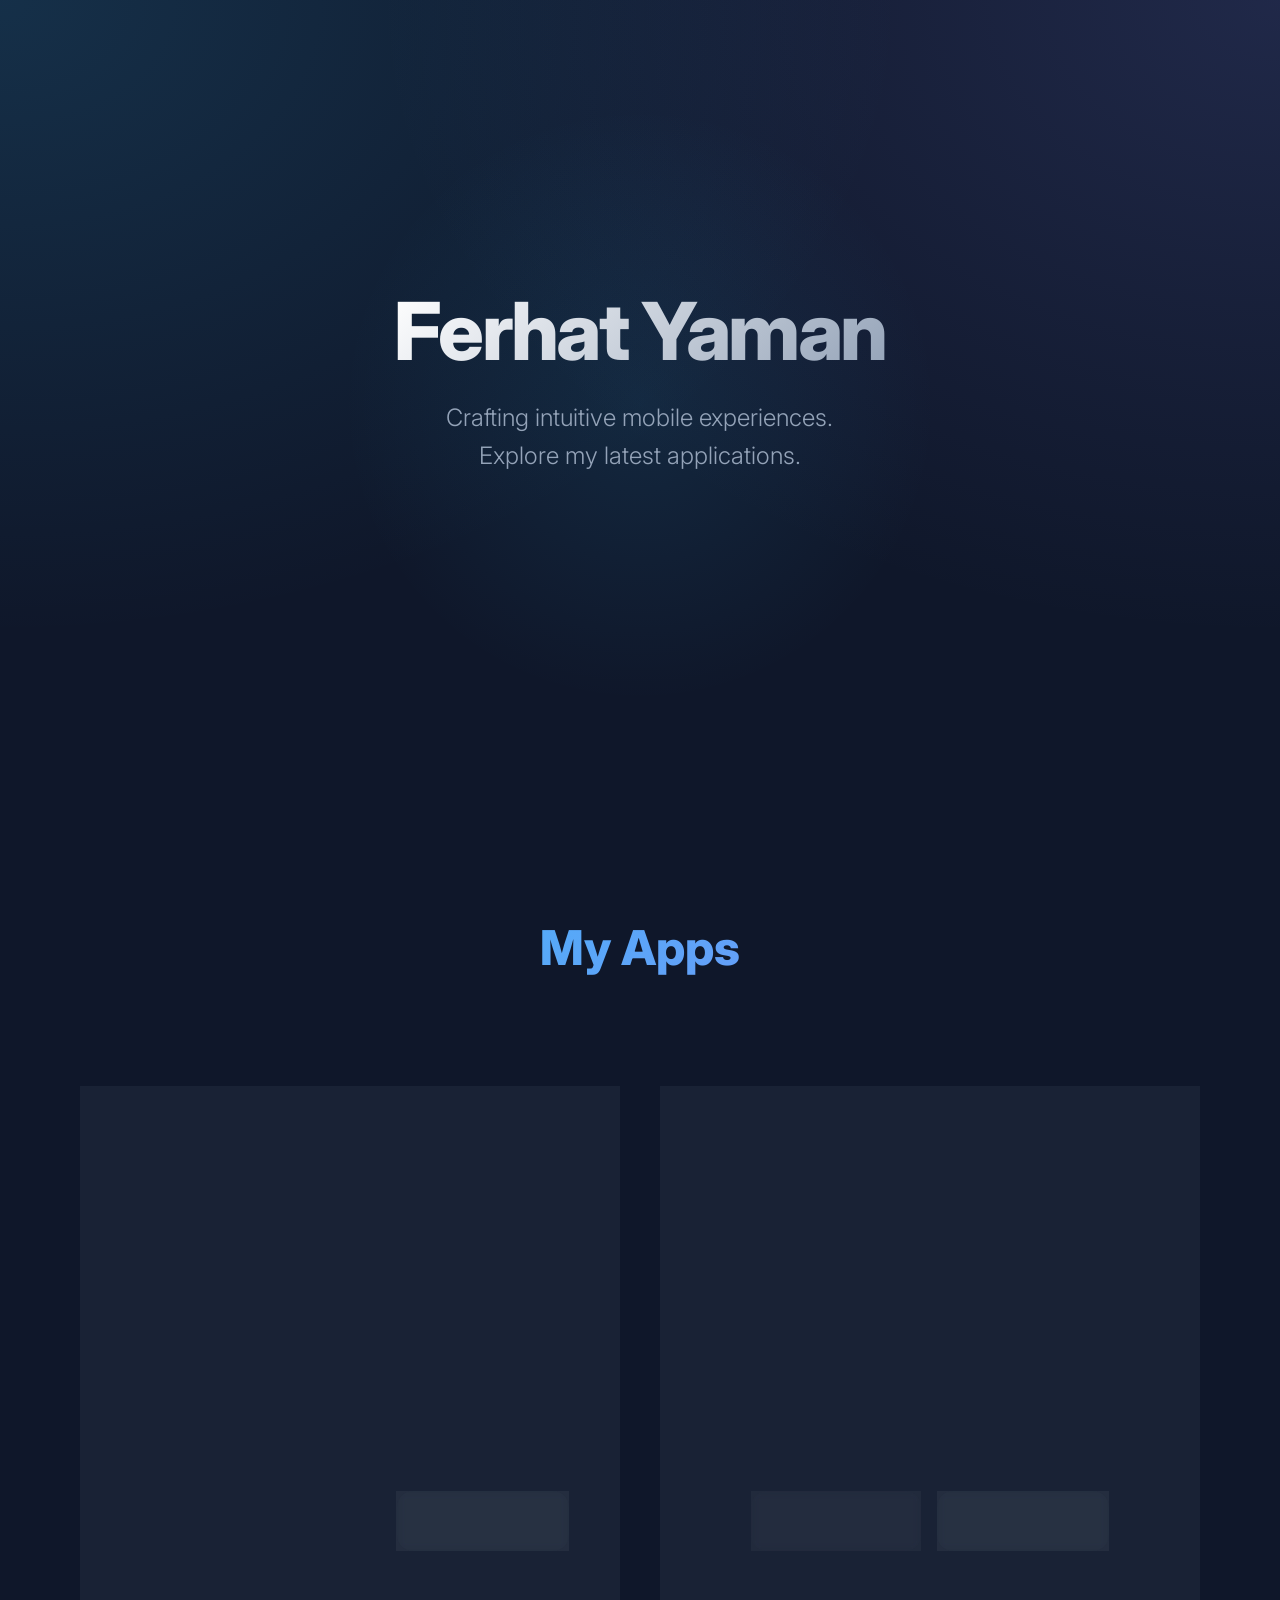
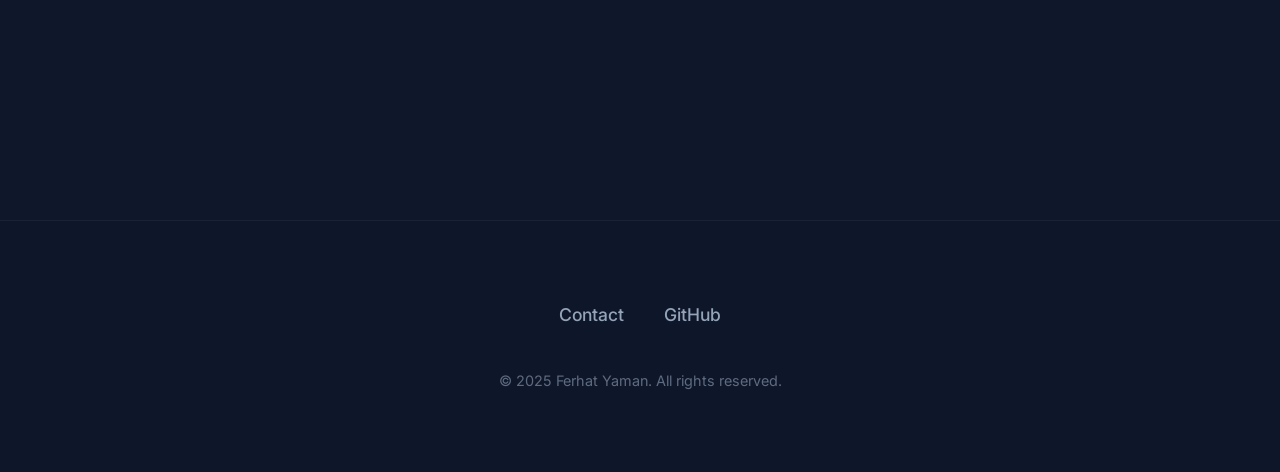
<file: index.html>
<!DOCTYPE html>
<html lang="en">

<head>
	<meta charset="UTF-8">
	<meta name="viewport" content="width=device-width, initial-scale=1.0">
	<title>Ferhat Yaman - Mobile Apps</title>
	<meta name="description"
		content="Portfolio of Ferhat Yaman, featuring mobile applications MindExts and Match Crixo.">
	<link href="https://fonts.googleapis.com/css2?family=Inter:wght@300;400;600;700;800&display=swap" rel="stylesheet">
	<!-- Favicon -->
	<link rel="shortcut icon" href="favicon.ico">
	<style>
		:root {
			--bg-color: #0f172a;
			--card-bg: rgba(30, 41, 59, 0.7);
			--text-primary: #f8fafc;
			--text-secondary: #94a3b8;
			--accent-color: #38bdf8;
			--accent-hover: #0ea5e9;
			--gradient-start: #38bdf8;
			--gradient-end: #818cf8;
			--font-family: 'Inter', -apple-system, BlinkMacSystemFont, sans-serif;
		}

		* {
			margin: 0;
			padding: 0;
			box-sizing: border-box;
		}

		body {
			font-family: var(--font-family);
			background-color: var(--bg-color);
			color: var(--text-primary);
			line-height: 1.6;
			-webkit-font-smoothing: antialiased;
			overflow-x: hidden;
			background-image:
				radial-gradient(at 0% 0%, rgba(56, 189, 248, 0.15) 0px, transparent 50%),
				radial-gradient(at 100% 0%, rgba(129, 140, 248, 0.15) 0px, transparent 50%);
			background-attachment: fixed;
		}

		a {
			text-decoration: none;
			color: inherit;
			transition: all 0.3s ease;
		}

		/* Layout */
		.container {
			max-width: 1200px;
			margin: 0 auto;
			padding: 0 20px;
			position: relative;
			z-index: 1;
		}

		/* Hero Section */
		.hero {
			min-height: 90vh;
			display: flex;
			flex-direction: column;
			justify-content: center;
			align-items: center;
			text-align: center;
			padding: 100px 20px;
			position: relative;
		}

		.hero::before {
			content: '';
			position: absolute;
			top: 50%;
			left: 50%;
			transform: translate(-50%, -50%);
			width: 600px;
			height: 600px;
			background: radial-gradient(circle, rgba(56, 189, 248, 0.1) 0%, transparent 70%);
			pointer-events: none;
			z-index: 0;
		}

		.hero h1 {
			font-size: 5rem;
			font-weight: 800;
			margin-bottom: 24px;
			background: linear-gradient(135deg, #fff 0%, #94a3b8 100%);
			-webkit-background-clip: text;
			-webkit-text-fill-color: transparent;
			letter-spacing: -0.03em;
			line-height: 1.1;
		}

		.hero p {
			font-size: 1.5rem;
			color: var(--text-secondary);
			max-width: 600px;
			margin-bottom: 48px;
			font-weight: 300;
		}

		/* Apps Grid */
		.apps-section {
			padding: 100px 0;
			position: relative;
		}

		.section-title {
			text-align: center;
			font-size: 3rem;
			margin-bottom: 80px;
			font-weight: 800;
			background: linear-gradient(135deg, var(--gradient-start), var(--gradient-end));
			-webkit-background-clip: text;
			-webkit-text-fill-color: transparent;
		}

		.apps-grid {
			display: grid;
			grid-template-columns: repeat(auto-fit, minmax(340px, 1fr));
			gap: 40px;
			padding: 20px;
		}

		.app-card {
			background: var(--card-bg);
			backdrop-filter: blur(12px);
			-webkit-backdrop-filter: blur(12px);
			border-radius: 32px;
			padding: 48px;
			transition: all 0.4s cubic-bezier(0.4, 0, 0.2, 1);
			border: 1px solid rgba(255, 255, 255, 0.05);
			display: flex;
			flex-direction: column;
			align-items: center;
			text-align: center;
			position: relative;
			overflow: hidden;
		}

		.app-card::before {
			content: '';
			position: absolute;
			top: 0;
			left: 0;
			right: 0;
			height: 200px;
			background: linear-gradient(180deg, rgba(255, 255, 255, 0.03) 0%, transparent 100%);
			pointer-events: none;
		}

		.app-card:hover {
			transform: translateY(-12px) scale(1.02);
			box-shadow: 0 24px 48px -12px rgba(0, 0, 0, 0.5);
			border-color: rgba(56, 189, 248, 0.2);
		}

		.app-icon {
			width: 140px;
			height: 140px;
			border-radius: 32px;
			margin-bottom: 32px;
			object-fit: cover;
			box-shadow: 0 20px 40px -12px rgba(0, 0, 0, 0.4);
			transition: transform 0.4s ease;
			display: flex;
			align-items: center;
			justify-content: center;
			font-size: 3rem;
			font-weight: 800;
			color: white;
			text-shadow: 0 2px 10px rgba(0, 0, 0, 0.2);
		}

		.app-card:hover .app-icon {
			transform: scale(1.05) rotate(-3deg);
		}

		.app-title {
			font-size: 2rem;
			font-weight: 700;
			margin-bottom: 16px;
			color: #fff;
		}

		.app-desc {
			color: var(--text-secondary);
			margin-bottom: 32px;
			flex-grow: 1;
			font-size: 1.1rem;
			line-height: 1.6;
		}

		.app-links {
			display: flex;
			gap: 16px;
			flex-wrap: wrap;
			justify-content: center;
			width: 100%;
		}

		.btn {
			padding: 16px 32px;
			border-radius: 16px;
			font-weight: 600;
			font-size: 1rem;
			transition: all 0.3s ease;
			display: inline-flex;
			align-items: center;
			justify-content: center;
			cursor: pointer;
		}

		.btn-primary {
			background: linear-gradient(135deg, var(--gradient-start), var(--gradient-end));
			color: white;
			box-shadow: 0 8px 20px -8px rgba(56, 189, 248, 0.5);
			border: 1px solid rgba(255, 255, 255, 0.1);
		}

		.btn-primary:hover {
			transform: translateY(-2px);
			box-shadow: 0 12px 24px -8px rgba(56, 189, 248, 0.6);
			filter: brightness(1.1);
		}

		.btn-secondary {
			background: rgba(255, 255, 255, 0.05);
			color: var(--text-primary);
			border: 1px solid rgba(255, 255, 255, 0.05);
			backdrop-filter: blur(4px);
		}

		.btn-secondary:hover {
			background: rgba(255, 255, 255, 0.1);
			border-color: rgba(255, 255, 255, 0.1);
			transform: translateY(-2px);
		}

		/* Footer */
		.site-footer {
			padding: 80px 0;
			text-align: center;
			border-top: 1px solid rgba(255, 255, 255, 0.05);
			margin-top: 100px;
			background: rgba(15, 23, 42, 0.5);
		}

		.footer-links {
			display: flex;
			justify-content: center;
			gap: 40px;
			margin-bottom: 40px;
		}

		.footer-links a {
			color: var(--text-secondary);
			font-weight: 500;
			font-size: 1.1rem;
		}

		.footer-links a:hover {
			color: var(--accent-color);
		}

		.copyright {
			color: var(--text-secondary);
			font-size: 0.9rem;
			opacity: 0.6;
		}

		/* Responsive */
		@media (max-width: 768px) {
			.hero h1 {
				font-size: 3rem;
			}

			.hero p {
				font-size: 1.2rem;
			}

			.section-title {
				font-size: 2.5rem;
			}

			.app-card {
				padding: 32px;
			}
		}
	</style>
</head>

<body>

	<!-- Hero Section -->
	<section class="hero">
		<div class="container">
			<h1>Ferhat Yaman</h1>
			<p>Crafting intuitive mobile experiences. <br>Explore my latest applications.</p>
		</div>
	</section>

	<!-- Apps Section -->
	<section class="apps-section">
		<div class="container">
			<h2 class="section-title">My Apps</h2>

			<div class="apps-grid">
				<!-- MindExts Card -->
				<div class="app-card">
					<img src="images/mindexts.png" alt="MindExts Logo" class="app-icon">
					<h3 class="app-title">MindExts</h3>
					<p class="app-desc">Expand your mind with our innovative extension tools. Designed to enhance
						productivity and focus with a seamless user experience.</p>
					<div class="app-links">
						<a href="https://apps.apple.com/us/app/mindexts/id6755360338" class="btn btn-primary"
							target="_blank">Download on App Store</a>
						<a href="PrivacyPolicy.html" class="btn btn-secondary">Privacy Policy</a>
					</div>
				</div>

				<!-- Match Crixo Card -->
				<div class="app-card">
					<div class="app-icon" style="background: linear-gradient(135deg, #f43f5e, #fb923c);">
						C
					</div>
					<h3 class="app-title">Match Crixo</h3>
					<p class="app-desc">A vibrant new take on shape matching puzzles. Challenge your brain with
						colorful, addictive gameplay and endless levels.</p>
					<div class="app-links">
						<span class="btn btn-secondary" style="cursor: default; opacity: 0.7;">Coming Soon</span>
						<a href="matchcrixo/PrivacyPolicy/index.html" class="btn btn-secondary">Privacy Policy</a>
					</div>
				</div>
			</div>
		</div>
	</section>

	<!-- Footer -->
	<footer class="site-footer">
		<div class="container">
			<div class="footer-links">
				<a href="mailto:ferhat.yyaman@gmail.com">Contact</a>
				<a href="https://github.com/ferhatyyaman">GitHub</a>
			</div>
			<p class="copyright">&copy; 2025 Ferhat Yaman. All rights reserved.</p>
		</div>
	</footer>

</body>

</html>
</file>
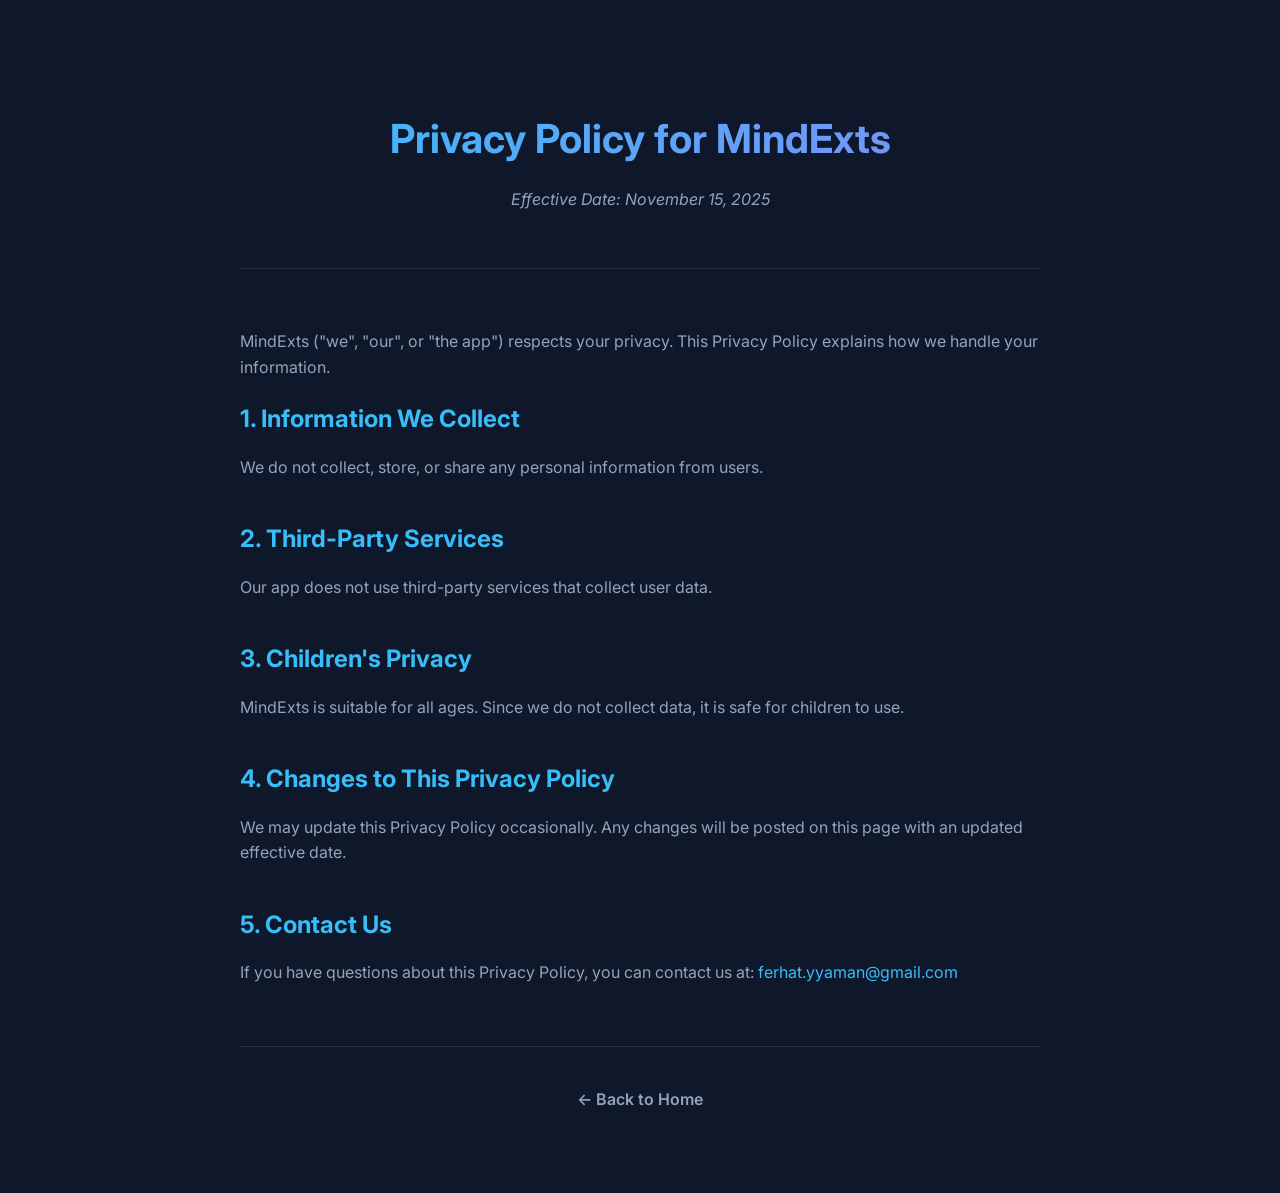
<file: PrivacyPolicy/index.html>
<!DOCTYPE html>
<html lang="en">

<head>
    <meta charset="UTF-8">
    <meta name="viewport" content="width=device-width, initial-scale=1.0">
    <title>Privacy Policy - MindExts</title>
    <link href="https://fonts.googleapis.com/css2?family=Inter:wght@300;400;600;700&display=swap" rel="stylesheet">
    <style>
        :root {
            --bg-color: #0f172a;
            --card-bg: #1e293b;
            --text-primary: #f8fafc;
            --text-secondary: #94a3b8;
            --accent-color: #38bdf8;
            --font-family: 'Inter', -apple-system, BlinkMacSystemFont, sans-serif;
        }

        body {
            font-family: var(--font-family);
            background-color: var(--bg-color);
            color: var(--text-primary);
            line-height: 1.6;
            margin: 0;
            padding: 0;
        }

        a {
            text-decoration: none;
            color: inherit;
            transition: color 0.3s;
        }

        .privacy-container {
            max-width: 800px;
            margin: 0 auto;
            padding: 80px 20px;
        }

        .privacy-header {
            text-align: center;
            margin-bottom: 60px;
            padding-bottom: 40px;
            border-bottom: 1px solid rgba(255, 255, 255, 0.1);
        }

        .privacy-header h1 {
            font-size: 2.5rem;
            margin-bottom: 16px;
            background: linear-gradient(135deg, #38bdf8, #818cf8);
            -webkit-background-clip: text;
            -webkit-text-fill-color: transparent;
        }

        .effective-date {
            color: var(--text-secondary);
            font-style: italic;
        }

        .privacy-content section {
            margin-bottom: 40px;
        }

        .privacy-content h2 {
            font-size: 1.5rem;
            margin-bottom: 16px;
            color: var(--accent-color);
        }

        .privacy-content p {
            color: var(--text-secondary);
            margin-bottom: 16px;
        }

        .privacy-content a {
            color: var(--accent-color);
        }

        .privacy-footer {
            margin-top: 60px;
            padding-top: 40px;
            border-top: 1px solid rgba(255, 255, 255, 0.1);
            text-align: center;
        }

        .back-link {
            color: var(--text-secondary);
            font-weight: 600;
        }

        .back-link:hover {
            color: var(--accent-color);
        }
    </style>
</head>

<body>
    <div class="privacy-container">
        <header class="privacy-header">
            <h1>Privacy Policy for MindExts</h1>
            <p class="effective-date">Effective Date: November 15, 2025</p>
        </header>

        <main class="privacy-content">
            <p>MindExts ("we", "our", or "the app") respects your privacy. This Privacy Policy explains how we handle
                your information.</p>

            <section>
                <h2>1. Information We Collect</h2>
                <p>We do not collect, store, or share any personal information from users.</p>
            </section>

            <section>
                <h2>2. Third-Party Services</h2>
                <p>Our app does not use third-party services that collect user data.</p>
            </section>

            <section>
                <h2>3. Children's Privacy</h2>
                <p>MindExts is suitable for all ages. Since we do not collect data, it is safe for children to use.</p>
            </section>

            <section>
                <h2>4. Changes to This Privacy Policy</h2>
                <p>We may update this Privacy Policy occasionally. Any changes will be posted on this page with an
                    updated effective date.</p>
            </section>

            <section class="contact-section">
                <h2>5. Contact Us</h2>
                <p>If you have questions about this Privacy Policy, you can contact us at: <a
                        href="mailto:ferhat.yyaman@gmail.com">ferhat.yyaman@gmail.com</a></p>
            </section>
        </main>

        <footer class="privacy-footer">
            <a href="../index.html" class="back-link">← Back to Home</a>
        </footer>
    </div>
</body>

</html>
</file>
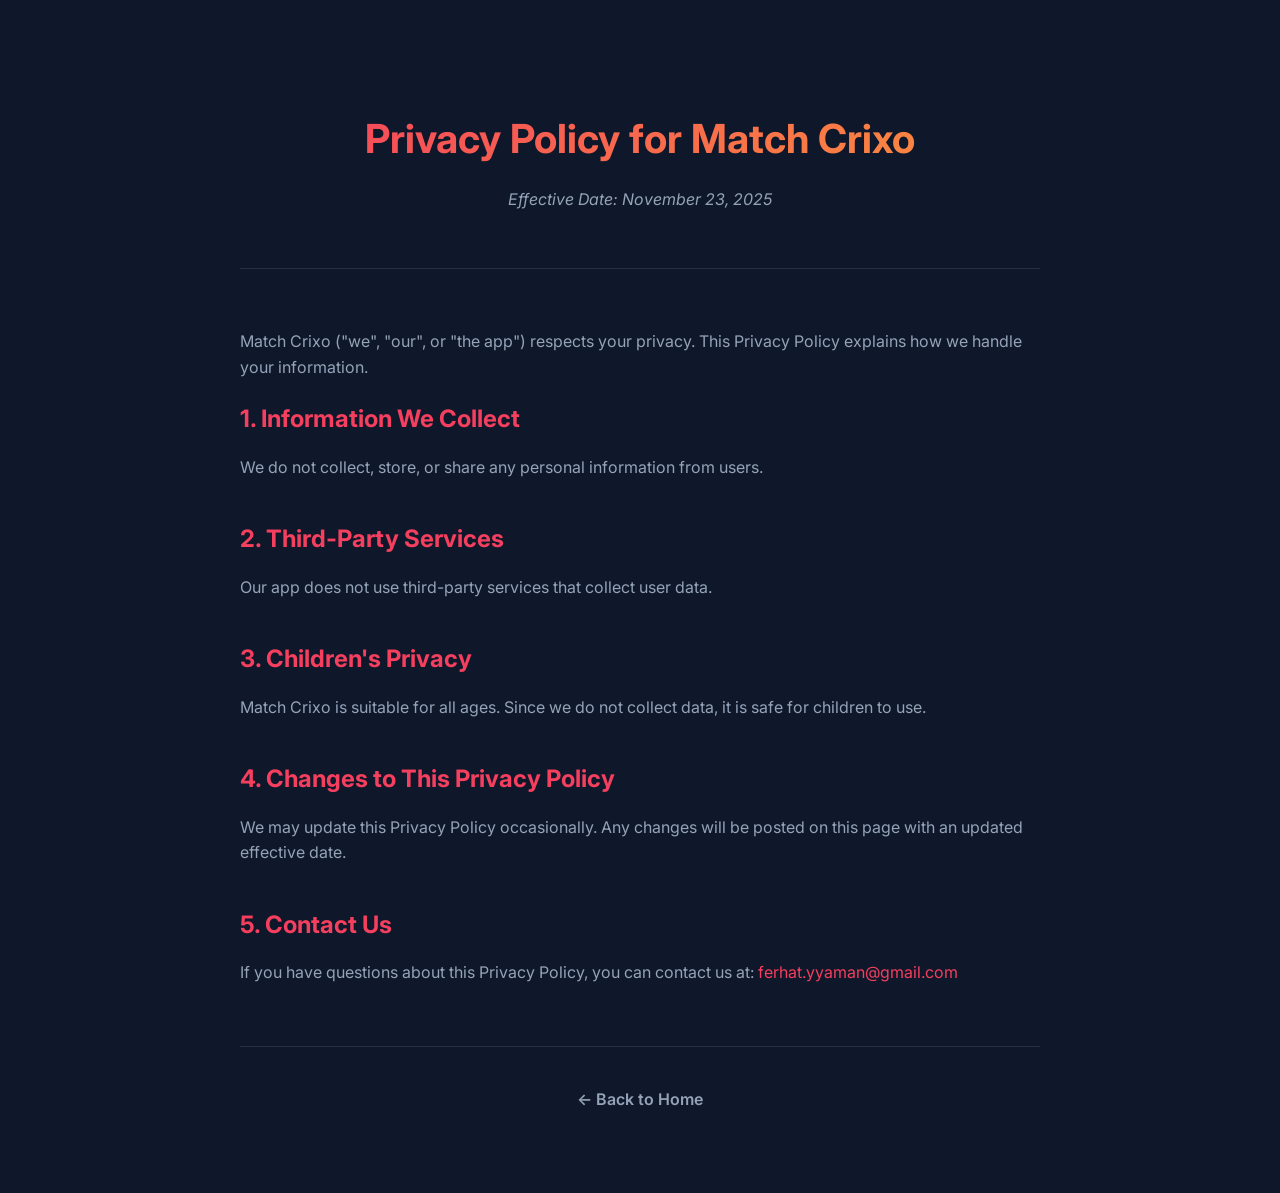
<file: matchcrixo/PrivacyPolicy/index.html>
<!DOCTYPE html>
<html lang="en">

<head>
    <meta charset="UTF-8">
    <meta name="viewport" content="width=device-width, initial-scale=1.0">
    <title>Privacy Policy - Match Crixo</title>
    <link href="https://fonts.googleapis.com/css2?family=Inter:wght@300;400;600;700&display=swap" rel="stylesheet">
    <style>
        :root {
            --bg-color: #0f172a;
            --card-bg: #1e293b;
            --text-primary: #f8fafc;
            --text-secondary: #94a3b8;
            --accent-color: #f43f5e;
            --font-family: 'Inter', -apple-system, BlinkMacSystemFont, sans-serif;
        }

        body {
            font-family: var(--font-family);
            background-color: var(--bg-color);
            color: var(--text-primary);
            line-height: 1.6;
            margin: 0;
            padding: 0;
        }

        a {
            text-decoration: none;
            color: inherit;
            transition: color 0.3s;
        }

        .privacy-container {
            max-width: 800px;
            margin: 0 auto;
            padding: 80px 20px;
        }

        .privacy-header {
            text-align: center;
            margin-bottom: 60px;
            padding-bottom: 40px;
            border-bottom: 1px solid rgba(255, 255, 255, 0.1);
        }

        .privacy-header h1 {
            font-size: 2.5rem;
            margin-bottom: 16px;
            background: linear-gradient(135deg, #f43f5e, #fb923c);
            -webkit-background-clip: text;
            -webkit-text-fill-color: transparent;
        }

        .effective-date {
            color: var(--text-secondary);
            font-style: italic;
        }

        .privacy-content section {
            margin-bottom: 40px;
        }

        .privacy-content h2 {
            font-size: 1.5rem;
            margin-bottom: 16px;
            color: var(--accent-color);
        }

        .privacy-content p {
            color: var(--text-secondary);
            margin-bottom: 16px;
        }

        .privacy-content a {
            color: var(--accent-color);
        }

        .privacy-footer {
            margin-top: 60px;
            padding-top: 40px;
            border-top: 1px solid rgba(255, 255, 255, 0.1);
            text-align: center;
        }

        .back-link {
            color: var(--text-secondary);
            font-weight: 600;
        }

        .back-link:hover {
            color: var(--accent-color);
        }
    </style>
</head>

<body>
    <div class="privacy-container">
        <header class="privacy-header">
            <h1>Privacy Policy for Match Crixo</h1>
            <p class="effective-date">Effective Date: November 23, 2025</p>
        </header>

        <main class="privacy-content">
            <p>Match Crixo ("we", "our", or "the app") respects your privacy. This Privacy Policy explains how we handle
                your information.</p>

            <section>
                <h2>1. Information We Collect</h2>
                <p>We do not collect, store, or share any personal information from users.</p>
            </section>

            <section>
                <h2>2. Third-Party Services</h2>
                <p>Our app does not use third-party services that collect user data.</p>
            </section>

            <section>
                <h2>3. Children's Privacy</h2>
                <p>Match Crixo is suitable for all ages. Since we do not collect data, it is safe for children to use.
                </p>
            </section>

            <section>
                <h2>4. Changes to This Privacy Policy</h2>
                <p>We may update this Privacy Policy occasionally. Any changes will be posted on this page with an
                    updated effective date.</p>
            </section>

            <section class="contact-section">
                <h2>5. Contact Us</h2>
                <p>If you have questions about this Privacy Policy, you can contact us at: <a
                        href="mailto:ferhat.yyaman@gmail.com">ferhat.yyaman@gmail.com</a></p>
            </section>
        </main>

        <footer class="privacy-footer">
            <a href="../../index.html" class="back-link">← Back to Home</a>
        </footer>
    </div>
</body>

</html>
</file>
